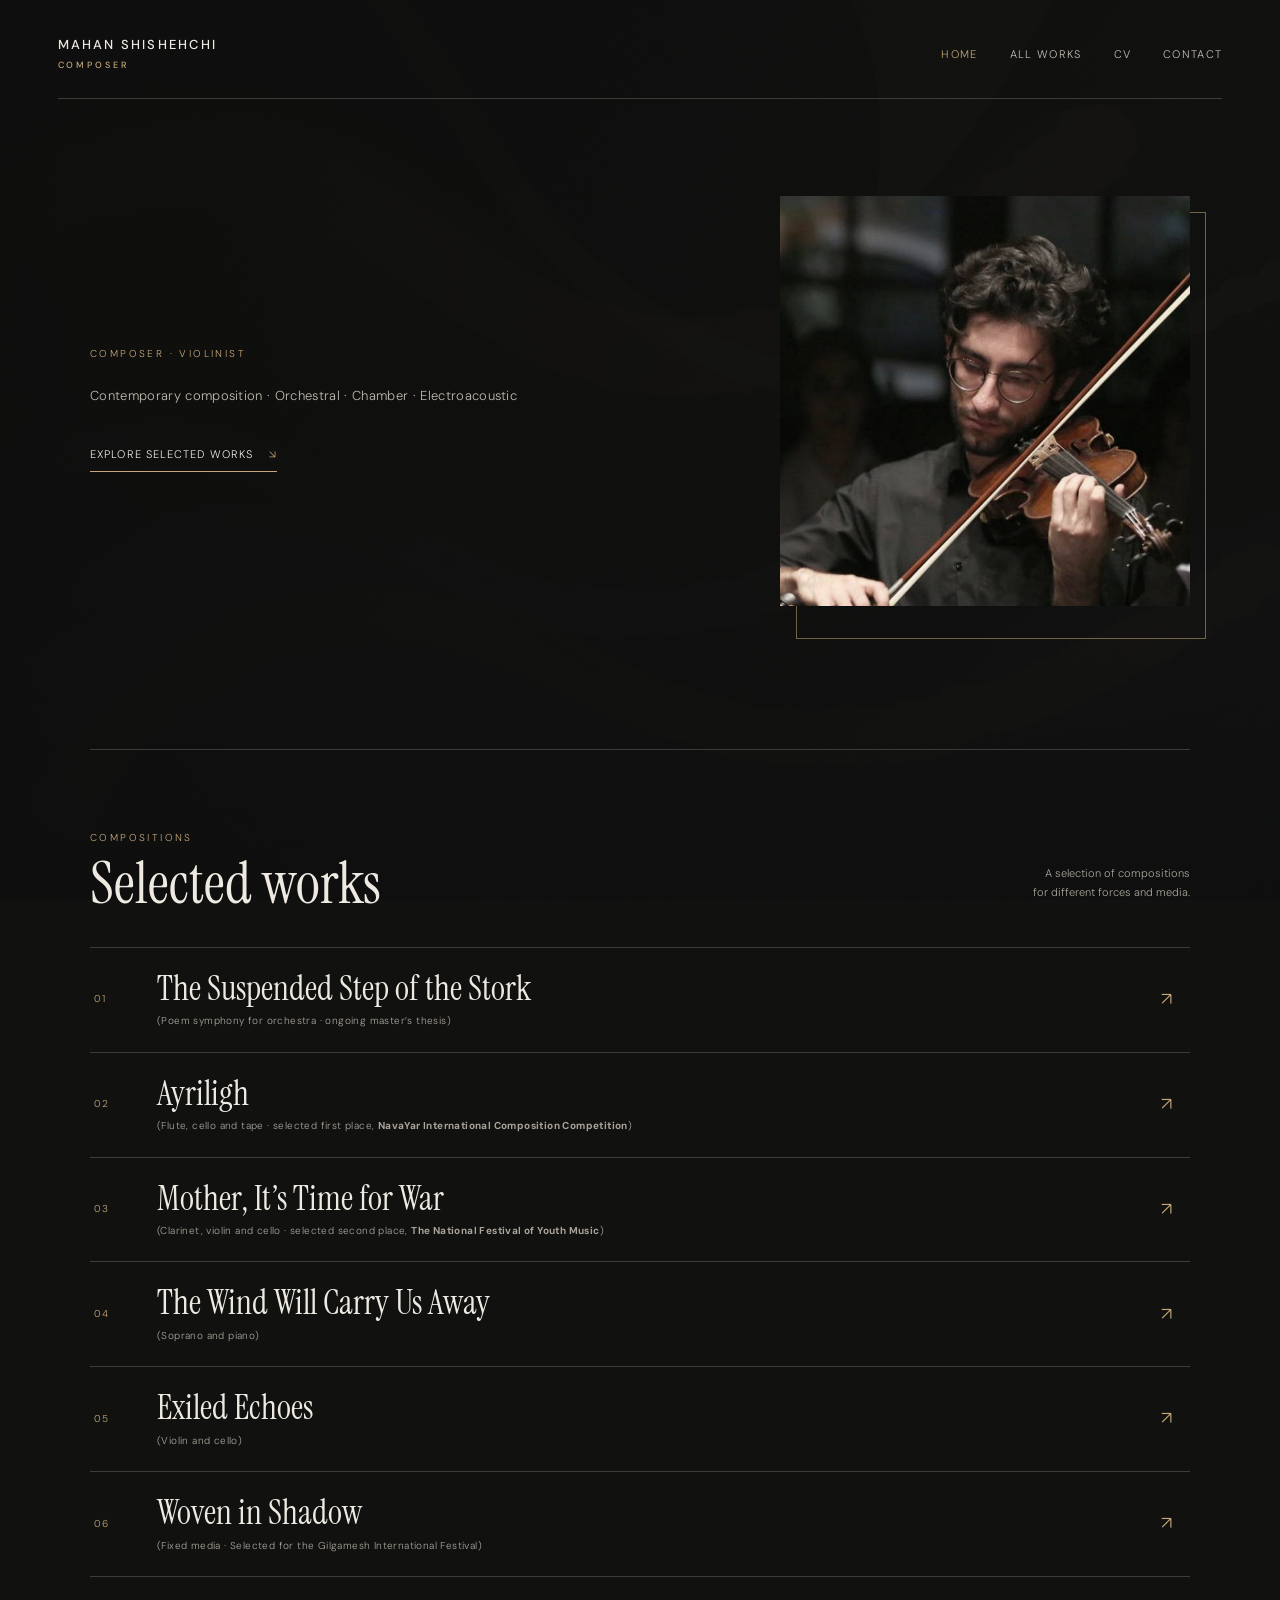
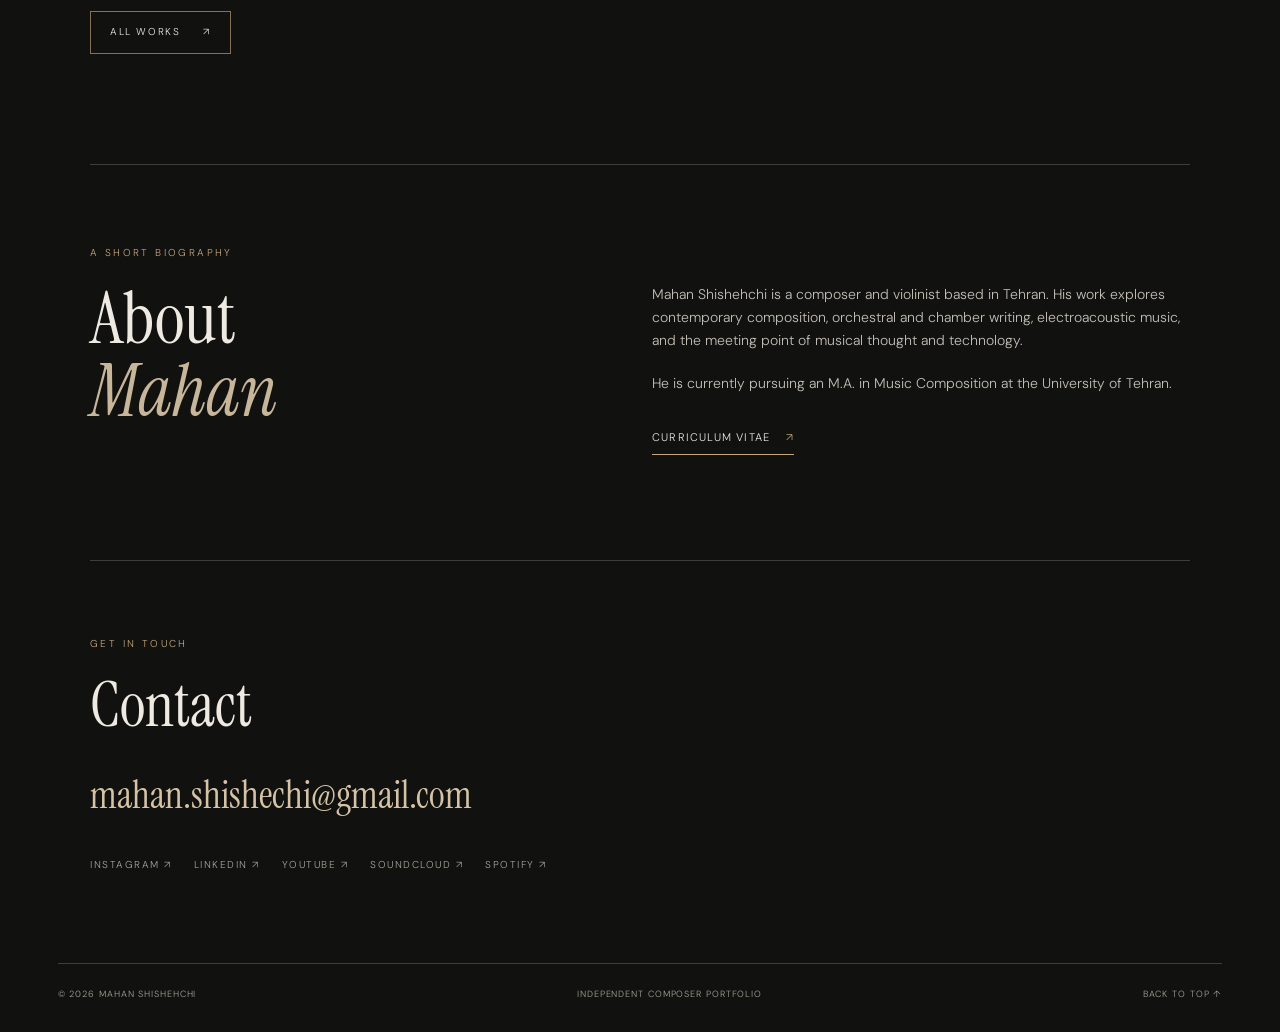
<file: index.html>
<!doctype html>
<html lang="en">
<head>
<meta charset="utf-8">
<meta name="viewport" content="width=device-width, initial-scale=1">

<title>Mahan Shishehchi | Composer &amp; Violinist</title>
<meta name="description" content="Official portfolio of Mahan Shishehchi, composer and violinist. Explore contemporary orchestral, chamber and electroacoustic compositions, scores and recordings.">
<meta name="author" content="Mahan Shishehchi">
<meta name="robots" content="index, follow">
<link rel="canonical" href="https://mahanshi.github.io/">

<meta property="og:type" content="website">
<meta property="og:title" content="Mahan Shishehchi | Composer &amp; Violinist">
<meta property="og:description" content="Official portfolio of composer and violinist Mahan Shishehchi. Explore compositions, scores and recordings.">
<meta property="og:url" content="https://mahanshi.github.io/">
<meta property="og:site_name" content="Mahan Shishehchi">
<meta property="og:image" content="https://mahanshi.github.io/assets/mahan-portrait.jpg">
<meta property="og:image:alt" content="Mahan Shishehchi playing the violin">

<meta name="twitter:card" content="summary_large_image">
<meta name="twitter:title" content="Mahan Shishehchi | Composer &amp; Violinist">
<meta name="twitter:description" content="Official portfolio of composer and violinist Mahan Shishehchi. Explore compositions, scores and recordings.">
<meta name="twitter:image" content="https://mahanshi.github.io/assets/mahan-portrait.jpg">

<script type="application/ld+json">
{
  "@context": "https://schema.org",
  "@type": "Person",
  "@id": "https://mahanshi.github.io/#person",
  "name": "Mahan Shishehchi",
  "alternateName": ["Mahan Shishechi"],
  "url": "https://mahanshi.github.io/",
  "image": "https://mahanshi.github.io/assets/mahan-portrait.jpg",
  "jobTitle": "Composer and violinist",
  "description": "Composer and violinist working in contemporary orchestral, chamber and electroacoustic music.",
  "alumniOf": {
    "@type": "CollegeOrUniversity",
    "name": "University of Tehran"
  },
  "sameAs": [
    "https://www.linkedin.com/in/mahan-shishechi/",
    "https://open.spotify.com/artist/3I2cwvV37TlE7UOr5K7qwt",
    "https://www.instagram.com/mahan.shi/",
    "https://www.youtube.com/channel/UCBPVzY9gGOaRAzlVbQIJzow",
    "https://soundcloud.com/l_mahan2000_l"
  ]
}
</script>

<link rel="preconnect" href="https://fonts.googleapis.com">
<link rel="preconnect" href="https://fonts.gstatic.com" crossorigin>
<link href="https://fonts.googleapis.com/css2?family=DM+Sans:wght@300;400;500&family=Instrument+Serif:ital@0;1&display=swap" rel="stylesheet">
<link rel="stylesheet" href="assets/style.css">
</head>

<body>
<div class="paint-layer" aria-hidden="true"></div>
<header class="site-header">
    <a class="wordmark" href="index.html">
        MAHAN SHISHEHCHI<span>COMPOSER</span>
    </a>
    <nav>
        <a class="active" href="index.html">Home</a>
        <a href="all-works.html">All works</a>
        <a href="cv.html">CV</a>
        <a href="#contact">Contact</a>
    </nav>
</header>

<main>
<section class="hero">
    <div class="hero-copy">
        <p class="eyebrow">COMPOSER · VIOLINIST</p>
        <p class="intro-note">Contemporary composition · Orchestral · Chamber · Electroacoustic</p>
        <a class="text-link" href="#selected">
            Explore selected works <span>↘</span>
        </a>
    </div>

    <figure class="portrait-frame">
        <img src="assets/mahan-portrait.jpg" alt="Mahan Shishehchi playing the violin">
        <figcaption></figcaption>
    </figure>
</section>
<section class="works-section" id="selected">
    <div class="section-heading">
        <div>
            <p class="eyebrow">COMPOSITIONS</p>
            <h2>Selected works</h2>
        </div>
        <p class="section-aside">
            A selection of compositions<br>
            for different forces and media.
        </p>
    </div>

    <div id="work-list" class="work-list"></div>
    <div class="all-works-wrap">
        <a class="outline-link" href="all-works.html">
            All works <span>↗</span>
        </a>
    </div>
</section>

<section class="about-section" id="about">
    <p class="eyebrow">A SHORT BIOGRAPHY</p>

    <div class="about-grid">
        <h2>About<br><em>Mahan</em></h2>
        <div class="about-copy">
            <p>
                Mahan Shishehchi is a composer and violinist based in Tehran.
                His work explores contemporary composition, orchestral and
                chamber writing, electroacoustic music, and the meeting point
                of musical thought and technology.
            </p>

            <p>
                He is currently pursuing an M.A. in Music Composition
                at the University of Tehran.
            </p>
            <a class="text-link" href="cv.html">
                Curriculum vitae <span>↗</span>
            </a>
        </div>
    </div>
</section>

<section class="contact-section" id="contact">
  <p class="eyebrow">GET IN TOUCH</p>
  <h2>Contact</h2>

  <a class="contact-email" href="mailto:mahan.shishechi@gmail.com">
    mahan.shishechi@gmail.com
  </a>
  <div class="social-links">
    <a href="https://www.instagram.com/mahan.shi/" target="_blank" rel="noreferrer">Instagram ↗</a>
    <a href="https://www.linkedin.com/in/mahan-shishechi/" target="_blank" rel="noreferrer">LinkedIn ↗</a>
    <a href="https://www.youtube.com/channel/UCBPVzY9gGOaRAzlVbQIJzow" target="_blank" rel="noreferrer">YouTube ↗</a>
    <a href="https://soundcloud.com/l_mahan2000_l" target="_blank" rel="noreferrer">SoundCloud ↗</a>
      <a href="https://open.spotify.com/artist/3I2cwvV37TlE7UOr5K7qwt" target="_blank" rel="noreferrer">Spotify ↗</a>
  </div>
</section>
</main>

<footer>
    <span>© <span id="year"></span> Mahan Shishehchi</span>
    <span>Independent composer portfolio</span>
    <a href="#top">Back to top ↑</a>
</footer>

<script src="assets/works.js"></script>
<script src="assets/main.js"></script>

</body>
</html>
</file>
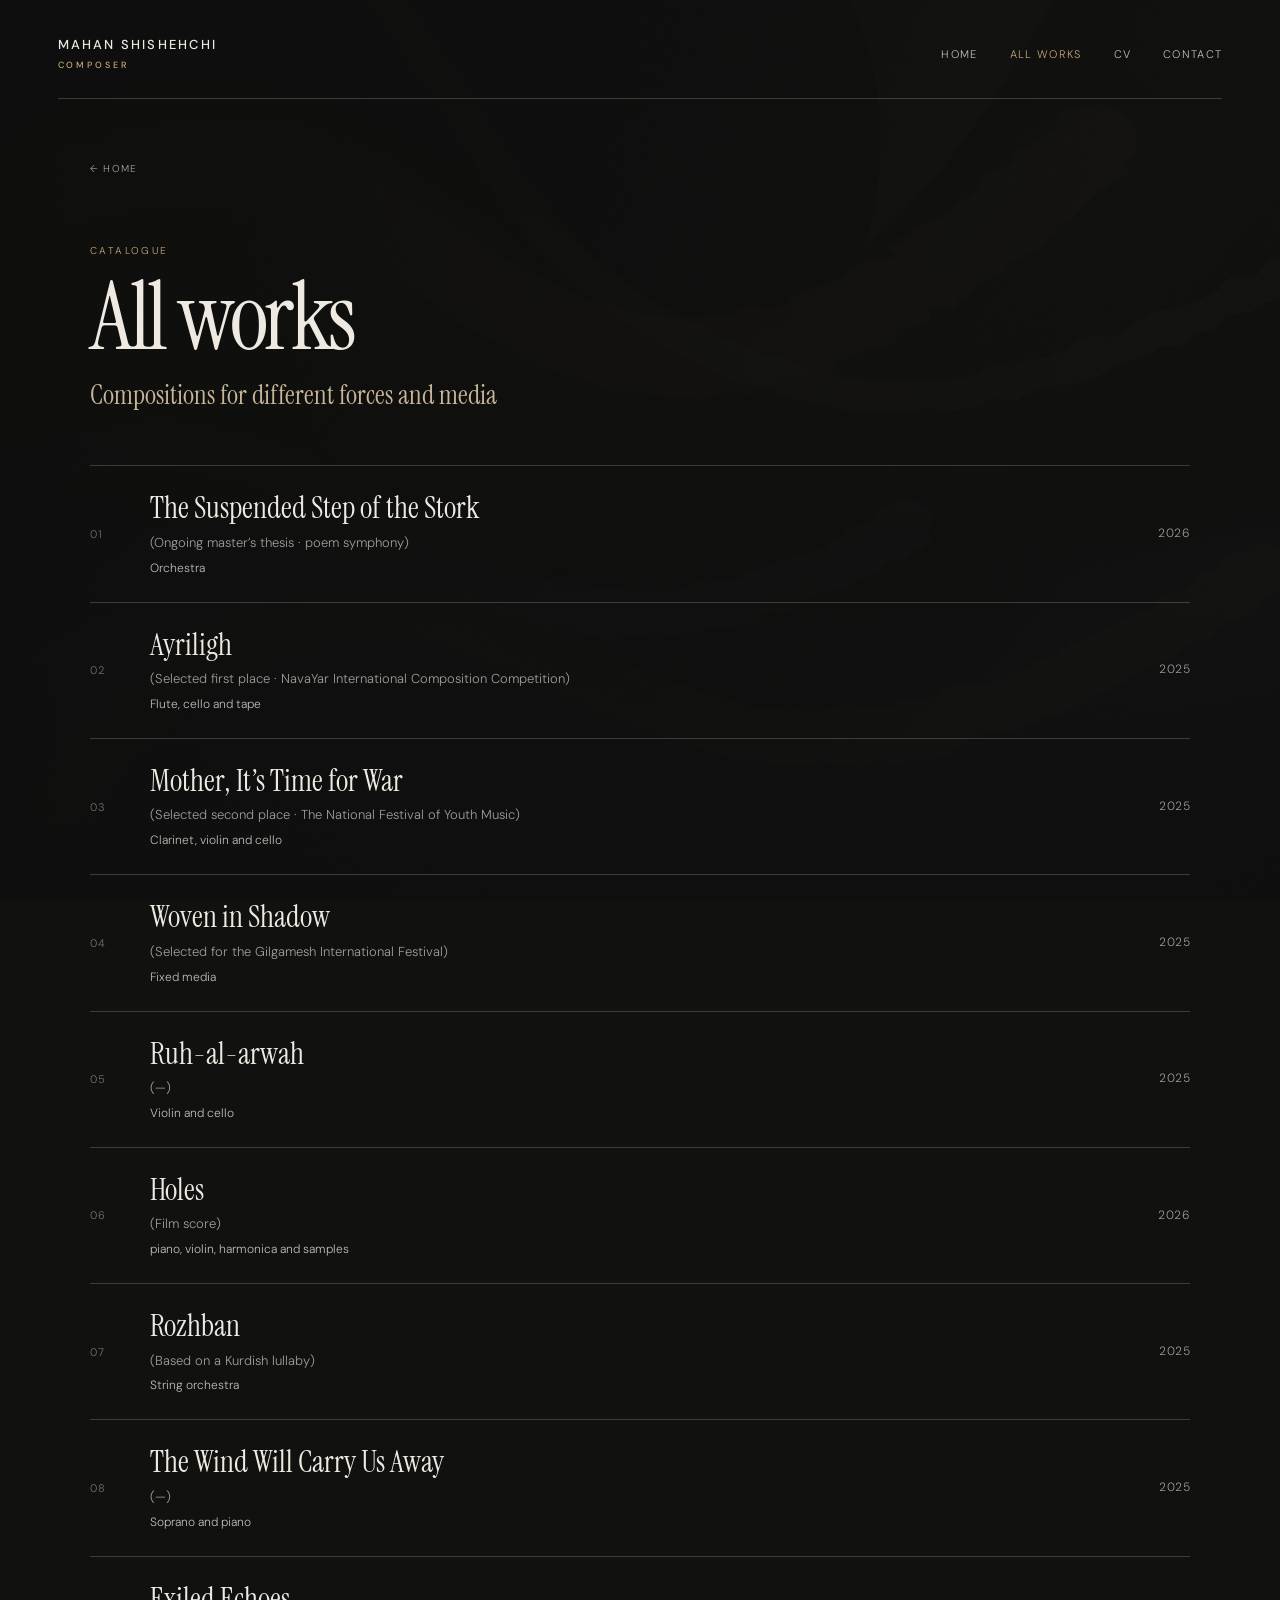
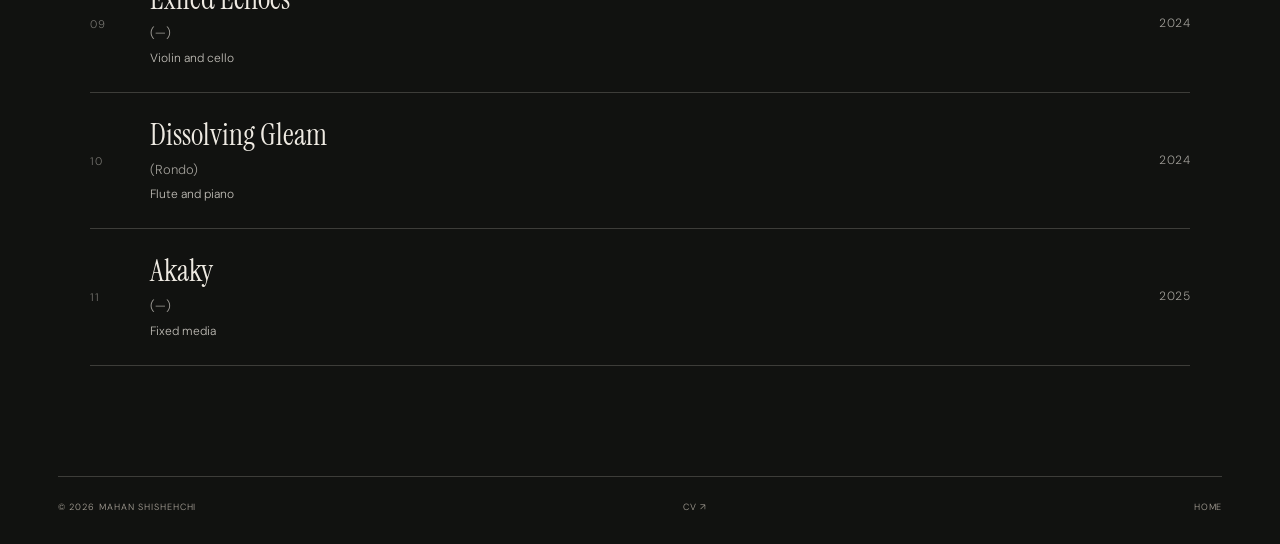
<file: all-works.html>
<!doctype html>
<html lang="en">
<head>
  <meta charset="utf-8">
  <meta name="viewport" content="width=device-width, initial-scale=1">

  <title>All Works — Mahan Shishehchi</title>

  <link rel="preconnect" href="https://fonts.googleapis.com">
  <link rel="preconnect" href="https://fonts.gstatic.com" crossorigin>
  <link href="https://fonts.googleapis.com/css2?family=DM+Sans:wght@300;400;500&family=Instrument+Serif:ital@0;1&display=swap" rel="stylesheet">

  <link rel="stylesheet" href="assets/style.css">

  <style>
    .catalogue-list {
      list-style: none;
      padding: 0;
      margin: 3rem 0 0;
      border-top: 1px solid var(--line, rgba(255,255,255,.15));
    }

    .catalogue-item {
      display: grid;
      grid-template-columns: 42px 1fr 70px;
      gap: 18px;
      align-items: center;
      padding: 25px 0;
      border-bottom: 1px solid var(--line, rgba(255,255,255,.15));
    }

    .catalogue-number {
      font-size: 11px;
      letter-spacing: .08em;
      opacity: .45;
    }

    .catalogue-title {
      font-family: 'Instrument Serif', serif;
      font-size: clamp(23px, 3vw, 30px);
      line-height: 1.15;
      margin: 0;
      font-weight: 400;
    }

    .catalogue-subtitle {
      font-size: 13px;
      line-height: 1.6;
      opacity: .65;
      margin: 7px 0 0;
    }

    .catalogue-instrumentation {
      font-size: 12px;
      opacity: .8;
      margin: 5px 0 0;
      line-height: 1.5;
    }

    .catalogue-year {
      font-size: 12px;
      text-align: right;
      opacity: .65;
      letter-spacing: .04em;
    }

    @media (max-width: 600px) {
      .catalogue-item {
        grid-template-columns: 28px 1fr 42px;
        gap: 10px;
        padding: 21px 0;
      }

      .catalogue-title {
        font-size: 24px;
      }

      .catalogue-subtitle,
      .catalogue-instrumentation {
        font-size: 11px;
      }
    }
  </style>
</head>

<body>
  <div class="paint-layer"></div>

  <header class="site-header">
    <a class="wordmark" href="index.html">
      MAHAN SHISHEHCHI<span>COMPOSER</span>
    </a>

    <nav>
      <a href="index.html">Home</a>
      <a class="active" href="all-works.html">All works</a>
      <a href="cv.html">CV</a>
      <a href="index.html#contact">Contact</a>
    </nav>
  </header>

  <main class="detail-main">
    <a class="back-link" href="index.html">← Home</a>

    <p class="eyebrow">CATALOGUE</p>
    <h1 class="detail-title">All works</h1>
    <p class="detail-subtitle">Compositions for different forces and media</p>

    <ol id="all-work-list" class="catalogue-list"></ol>
  </main>

  <footer>
    <span>© <span id="year"></span> Mahan Shishehchi</span>
    <a href="cv.html">CV ↗</a>
    <a href="index.html">Home</a>
  </footer>

  <script src="assets/works.js"></script>

  <script>
    const list = document.getElementById('all-work-list');

    list.innerHTML = allWorks.map((work, index) => `
      <li class="catalogue-item">
        <span class="catalogue-number">
          ${String(index + 1).padStart(2, '0')}
        </span>

        <div>
          <h2 class="catalogue-title">${work.title}</h2>
          <p class="catalogue-subtitle">(${work.subtitle})</p>
          <p class="catalogue-instrumentation">${work.instrumentation}</p>
        </div>

        <span class="catalogue-year">${work.year}</span>
      </li>
    `).join('');

    document.getElementById('year').textContent =
      new Date().getFullYear();
  </script>
</body>
</html>
</file>
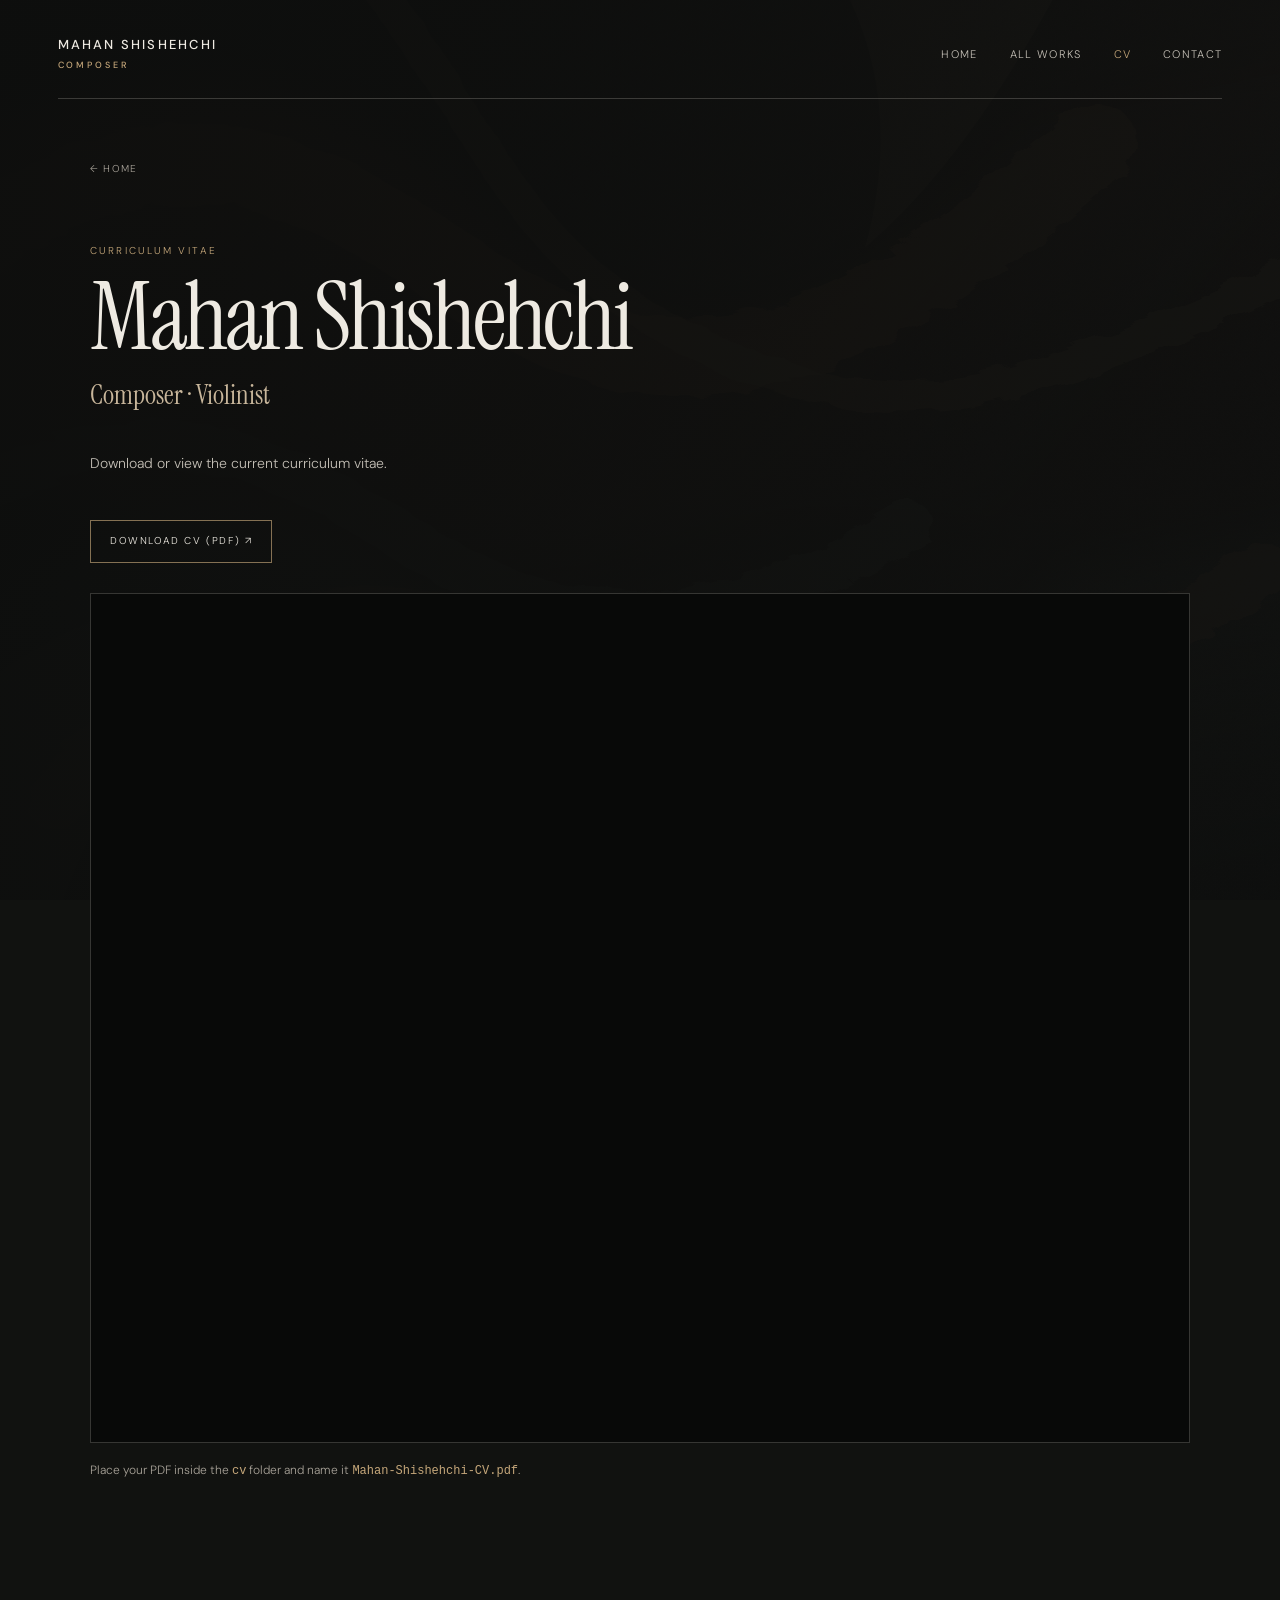
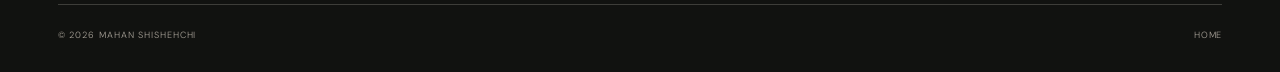
<file: cv.html>
<!doctype html><html lang="en"><head><meta charset="utf-8"><meta name="viewport" content="width=device-width, initial-scale=1"><title>CV — Mahan Shishehchi</title><link rel="preconnect" href="https://fonts.googleapis.com"><link rel="preconnect" href="https://fonts.gstatic.com" crossorigin><link href="https://fonts.googleapis.com/css2?family=DM+Sans:wght@300;400;500&family=Instrument+Serif:ital@0;1&display=swap" rel="stylesheet"><link rel="stylesheet" href="assets/style.css"></head><body><div class="paint-layer"></div><header class="site-header"><a class="wordmark" href="index.html">MAHAN SHISHEHCHI<span>COMPOSER</span></a><nav><a href="index.html">Home</a><a href="all-works.html">All works</a><a class="active" href="cv.html">CV</a><a href="index.html#contact">Contact</a></nav></header><main class="detail-main"><a class="back-link" href="index.html">← Home</a><p class="eyebrow">CURRICULUM VITAE</p><h1 class="detail-title">Mahan Shishehchi</h1><p class="detail-subtitle">Composer · Violinist</p><p class="detail-description">Download or view the current curriculum vitae.</p><p><a class="outline-link" href="cv/Mahan-Shishehchi-CV.pdf" target="_blank" rel="noreferrer">Download CV (PDF) ↗</a></p><div class="cv-frame"><iframe src="cv/Mahan-Shishehchi-CV.pdf" title="Mahan Shishehchi CV"></iframe></div><p class="muted">Place your PDF inside the <code>cv</code> folder and name it <code>Mahan-Shishehchi-CV.pdf</code>.</p></main><footer><span>© <span id="year"></span> Mahan Shishehchi</span><a href="index.html">Home</a></footer><script>document.getElementById('year').textContent=new Date().getFullYear();</script></body></html>
</file>
<file: assets/style.css>
:root {
  --ink: #eeeae2;
  --muted: #aaa49a;
  --line: rgba(238,234,226,.2);
  --gold: #c5a77a;
  --bg: #111210;
}

* {
  box-sizing: border-box;
}

html {
  scroll-behavior: smooth;
}

body {
  margin: 0;
  background: var(--bg);
  color: var(--ink);
  font-family: 'DM Sans', sans-serif;
  font-weight: 300;
  line-height: 1.65;
  min-height: 100vh;
}

a {
  color: inherit;
  text-decoration: none;
}

.paint-layer {
  position: fixed;
  inset: 0;
  z-index: -2;
  background:
    linear-gradient(
      90deg,
      rgba(14,15,14,.97) 0%,
      rgba(14,15,14,.88) 50%,
      rgba(14,15,14,.76) 100%
    ),
    url('painting.svg') center/cover no-repeat;
  opacity: .9;
}

/* Header */

.site-header {
  width: min(1240px, calc(100% - 9vw));
  margin: auto;
  padding: 34px 0 25px;
  display: flex;
  align-items: center;
  justify-content: space-between;
  border-bottom: 1px solid var(--line);
}

.wordmark {
  font-size: 13px;
  letter-spacing: .17em;
  font-weight: 500;
}

.wordmark span {
  display: block;
  color: var(--gold);
  font-size: 9px;
  letter-spacing: .32em;
  margin-top: 3px;
}

.site-header nav {
  display: flex;
  gap: 32px;
  font-size: 11px;
  letter-spacing: .12em;
  text-transform: uppercase;
  color: #c5c0b7;
}

.site-header nav a {
  transition: color .2s;
}

.site-header nav a:hover,
.site-header nav a.active {
  color: var(--gold);
}

/* General layout */

main {
  width: min(1100px, calc(100% - 12vw));
  margin: auto;
}

.eyebrow {
  font-size: 10px;
  letter-spacing: .24em;
  color: var(--gold);
  text-transform: uppercase;
  margin: 0 0 22px;
}

/* Homepage */

.hero {
  min-height: 650px;
  display: grid;
  grid-template-columns: 1.05fr .8fr;
  align-items: center;
  gap: 8%;
  padding: 65px 0 95px;
}

.hero h1,
.detail-title {
  font-family: 'Instrument Serif', serif;
  font-size: clamp(68px, 8vw, 112px);
  font-weight: 400;
  line-height: .91;
  letter-spacing: -.035em;
  margin: 0 0 27px;
}

.hero h1 em,
.about-grid h2 em {
  font-weight: 400;
  color: #c8b69b;
}

.intro-note {
  color: #c0bbb1;
  font-size: 13px;
  letter-spacing: .025em;
  margin: 0 0 34px;
}

.text-link {
  display: inline-block;
  color: var(--ink);
  font-size: 11px;
  letter-spacing: .1em;
  text-transform: uppercase;
  border-bottom: 1px solid var(--gold);
  padding: 0 0 8px;
}

.text-link span {
  color: var(--gold);
  margin-left: 12px;
}

.portrait-frame {
  margin: 0;
  position: relative;
  max-width: 410px;
  justify-self: end;
}

.portrait-frame:before {
  content: '';
  position: absolute;
  inset: 16px -16px -16px 16px;
  border: 1px solid rgba(197,167,122,.55);
  z-index: -1;
}

.portrait-frame img {
  display: block;
  width: 100%;
  aspect-ratio: 1/1;
  object-fit: cover;
  filter: saturate(.72) contrast(1.02);
}

.portrait-frame figcaption {
  font-size: 9px;
  letter-spacing: .23em;
  color: var(--gold);
  text-align: right;
  margin-top: 17px;
}

/* Selected works */

.works-section {
  padding: 80px 0 110px;
  border-top: 1px solid var(--line);
}

.section-heading {
  display: flex;
  justify-content: space-between;
  align-items: end;
  margin-bottom: 34px;
}

.section-heading .eyebrow {
  margin-bottom: 8px;
}

.section-heading h2,
.contact-section h2,
.about-grid h2 {
  font-family: 'Instrument Serif', serif;
  font-size: 58px;
  line-height: 1;
  font-weight: 400;
  margin: 0;
}

.section-aside {
  font-size: 11px;
  color: var(--muted);
  text-align: right;
  line-height: 1.7;
}

.work-list {
  border-top: 1px solid var(--line);
}

.work-row {
  display: grid;
  grid-template-columns: 48px 1fr 25px;
  gap: 15px;
  align-items: center;
  padding: 22px 4px;
  border-bottom: 1px solid var(--line);
  transition: padding .25s, color .25s;
}

.work-row:hover {
  padding-left: 13px;
  color: var(--gold);
}

.work-number {
  font-size: 10px;
  color: var(--gold);
  letter-spacing: .1em;
}

.work-title-wrap {
  display: flex;
  flex-direction: column;
  align-items: flex-start;
}

.work-title {
  font-family: 'Instrument Serif', serif;
  font-size: clamp(24px, 3vw, 34px);
  line-height: 1.1;
}

.work-subtitle {
  font-size: 10px;
  color: var(--muted);
  letter-spacing: .04em;
  margin-top: 6px;
}

.work-arrow {
  color: var(--gold);
  font-size: 18px;
}

.all-works-wrap {
  margin-top: 34px;
}

.outline-link {
  display: inline-block;
  border: 1px solid rgba(197,167,122,.65);
  padding: 12px 19px;
  font-size: 10px;
  text-transform: uppercase;
  letter-spacing: .16em;
  transition: background .2s, color .2s;
}

.outline-link:hover {
  background: var(--gold);
  color: #171613;
}

.outline-link span {
  margin-left: 18px;
}

/* About */

.about-section {
  padding: 80px 0 105px;
  border-top: 1px solid var(--line);
}

.about-grid {
  display: grid;
  grid-template-columns: .8fr 1fr;
  gap: 12%;
  align-items: start;
}

.about-grid h2 {
  font-size: 72px;
}

.about-copy {
  max-width: 540px;
  color: #c5c0b7;
  font-size: 14px;
}

.about-copy p {
  margin: 0 0 20px;
}

.about-copy .text-link {
  margin-top: 12px;
}

/* Contact */

.contact-section {
  padding: 75px 0 90px;
  border-top: 1px solid var(--line);
}

.contact-section h2 {
  font-size: 62px;
  margin-bottom: 28px;
}

.contact-email {
  font-family: 'Instrument Serif', serif;
  font-size: clamp(24px, 4vw, 38px);
  color: #d6c3a6;
}

.social-links {
  display: flex;
  flex-wrap: wrap;
  gap: 22px;
  margin-top: 30px;
}

.social-links a {
  font-size: 10px;
  text-transform: uppercase;
  letter-spacing: .15em;
  color: var(--muted);
}

.social-links a:hover {
  color: var(--gold);
}

/* Footer */

footer {
  width: min(1240px, calc(100% - 9vw));
  margin: auto;
  border-top: 1px solid var(--line);
  padding: 23px 0 30px;
  display: flex;
  justify-content: space-between;
  gap: 15px;
  font-size: 9px;
  letter-spacing: .1em;
  text-transform: uppercase;
  color: var(--muted);
}

footer a:hover {
  color: var(--gold);
}

/* Composition detail pages */

.detail-main {
  padding: 55px 0 110px;
  min-height: 70vh;
}

.back-link {
  display: inline-block;
  font-size: 10px;
  letter-spacing: .12em;
  text-transform: uppercase;
  color: var(--muted);
  margin-bottom: 65px;
}

.back-link:hover {
  color: var(--gold);
}

.detail-main > .eyebrow {
  margin-bottom: 16px;
}

.detail-title {
  font-size: clamp(56px, 8vw, 94px);
  max-width: 900px;
  margin-bottom: 12px;
}

.detail-subtitle {
  font-family: 'Instrument Serif', serif;
  font-size: 27px;
  color: #c8b69b;
  margin: 0 0 35px;
}

.detail-description {
  max-width: 650px;
  color: #c5c0b7;
  font-size: 14px;
  margin: 0 0 45px;
}

/* Recording and score sections */

.media-section {
  margin-top: 48px;
  max-width: 850px;
}

.media-section h2 {
  font-family: 'Instrument Serif', serif;
  font-size: 34px;
  font-weight: 400;
  margin: 0 0 18px;
}

.video-frame,
.score-frame,
.cv-frame {
  position: relative;
  width: 100%;
  background: #080908;
  border: 1px solid var(--line);
}

.video-frame {
  aspect-ratio: 16/9;
}

.video-frame iframe,
.score-frame iframe,
.cv-frame iframe {
  width: 100%;
  height: 100%;
  border: 0;
}

.video-frame iframe {
  position: absolute;
  inset: 0;
}

.score-frame {
  height: 680px;
}

.cv-frame {
  height: 850px;
  margin-top: 30px;
}

.muted {
  color: var(--muted);
  font-size: 12px;
}

/* Full-screen score instruction */

.score-note {
  font-size: 12px;
  margin-top: 8px;
  opacity: .65;
}

/* All works catalogue */

.all-work-list {
  list-style: none;
  padding: 0;
  margin: 38px 0 0;
  border-top: 1px solid var(--line);
  counter-reset: none;
}

.all-work-list li {
  display: flex;
  gap: 25px;
  align-items: baseline;
  border-bottom: 1px solid var(--line);
  padding: 14px 3px;
  font-family: 'Instrument Serif', serif;
  font-size: 27px;
}

.all-work-list li span {
  font-family: 'DM Sans', sans-serif;
  font-size: 10px;
  color: var(--gold);
  letter-spacing: .1em;
}

.cv-frame + .muted {
  margin-top: 18px;
}

code {
  color: var(--gold);
}

/* Responsive layout */

@media (max-width: 760px) {
  .site-header {
    width: calc(100% - 40px);
    align-items: flex-start;
    gap: 22px;
  }

  .site-header nav {
    gap: 13px;
    flex-wrap: wrap;
    justify-content: flex-end;
    font-size: 9px;
  }

  .wordmark {
    font-size: 11px;
    white-space: nowrap;
  }

  main {
    width: calc(100% - 44px);
  }

  .hero {
    grid-template-columns: 1fr;
    gap: 45px;
    padding: 75px 0 80px;
    min-height: 0;
  }

  .hero h1 {
    font-size: 76px;
  }

  .portrait-frame {
    width: min(82%, 390px);
    justify-self: center;
    margin: 0 10px 10px 0;
  }

  .section-heading {
    align-items: start;
    gap: 15px;
  }

  .section-heading h2 {
    font-size: 48px;
  }

  .section-aside {
    font-size: 9px;
  }

  .work-row {
    grid-template-columns: 28px 1fr 18px;
    gap: 8px;
    padding: 19px 0;
  }

  .work-title {
    font-size: 25px;
  }

  .about-grid {
    grid-template-columns: 1fr;
    gap: 25px;
  }

  .about-grid h2 {
    font-size: 60px;
  }

  .contact-section h2 {
    font-size: 48px;
  }

  footer {
    width: calc(100% - 40px);
    flex-wrap: wrap;
    font-size: 8px;
  }

  .detail-main {
    padding-top: 38px;
  }

  .back-link {
    margin-bottom: 45px;
  }

  .score-frame {
    height: 480px;
  }

  .cv-frame {
    height: 600px;
  }

  .all-work-list li {
    font-size: 23px;
  }
}
</file>
